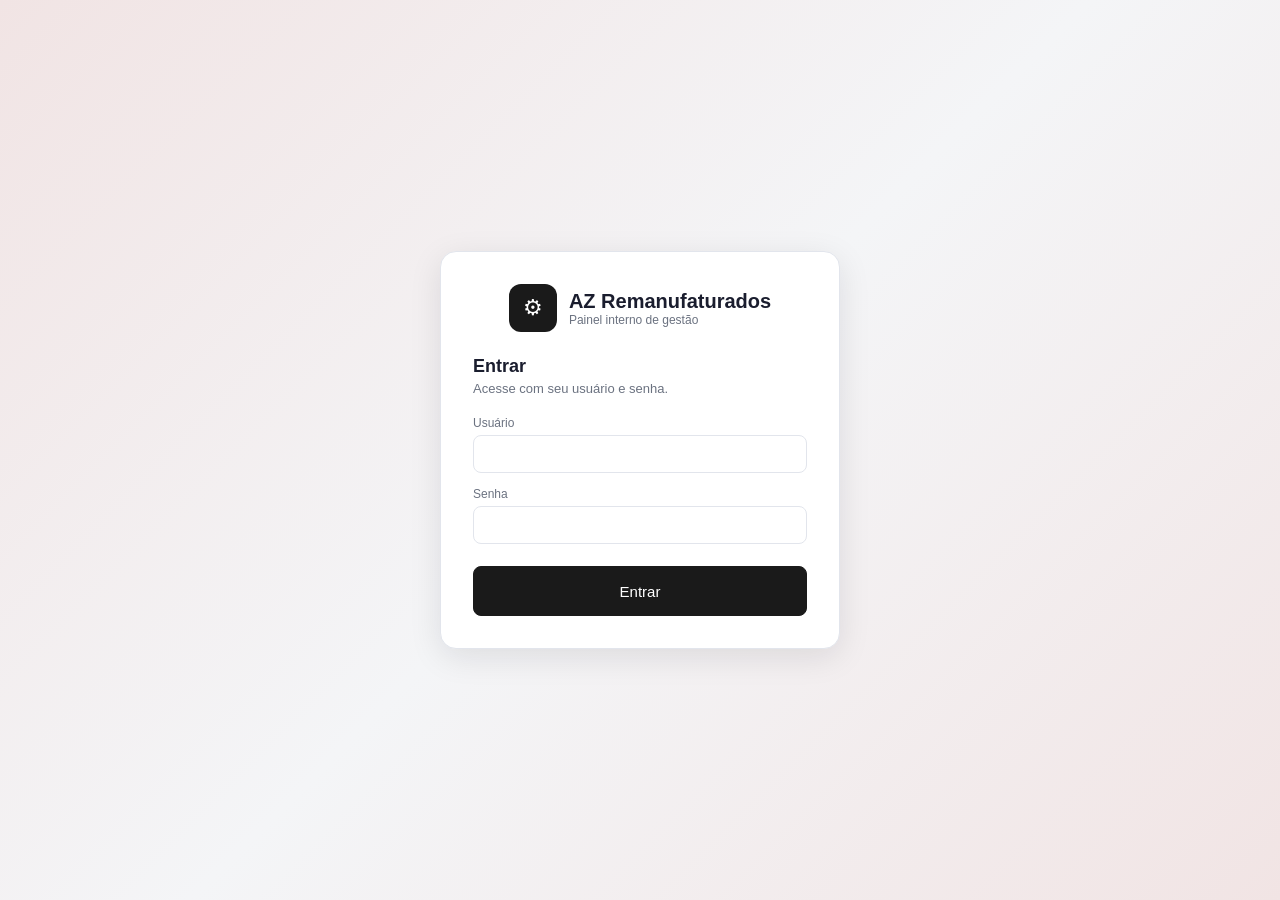
<file: index.html>
<!DOCTYPE html>
<html lang="pt-BR">
<head>
<meta charset="UTF-8" />
<meta http-equiv="Cache-Control" content="no-cache, no-store, must-revalidate" />
<meta http-equiv="Pragma" content="no-cache" />
<meta http-equiv="Expires" content="0" />
<meta name="viewport" content="width=device-width, initial-scale=1.0, maximum-scale=1.0, user-scalable=no" />
<title>AZ Remanufaturados</title>
<link rel="stylesheet" href="/shared/styles.css" />
</head>
<body>

<div class="loading-overlay" id="az-loading"><div class="spinner"></div> Carregando...</div>

<!-- ═══════════════════════════
     TELA DE LOGIN
════════════════════════════ -->
<div id="loginPage" class="login-page">
  <div class="login-card">
    <div class="login-logo">
      <div class="login-logo-icon">⚙</div>
      <div>
        <div class="login-title">AZ Remanufaturados</div>
        <div class="login-sub">Painel interno de gestão</div>
      </div>
    </div>
    <div class="login-form-title">Entrar</div>
    <div class="login-form-sub">Acesse com seu usuário e senha.</div>
    <div id="loginError" class="error-msg"></div>
    <div class="form-field">
      <label class="form-label">Usuário</label>
      <input type="text" id="loginUser" autocomplete="username" />
    </div>
    <div class="form-field">
      <label class="form-label">Senha</label>
      <input type="password" id="loginPassword" autocomplete="current-password" />
    </div>
    <button class="btn btn-primary btn-lg" style="margin-top:8px;background:#1a1a1a;border-color:#1a1a1a" onclick="doLogin()">Entrar</button>
  </div>
</div>

<!-- ═══════════════════════════
     TELA DE SELEÇÃO DE EMPRESA
════════════════════════════ -->
<div id="empresaPage" class="empresa-page" style="display:none">
  <div class="empresa-topbar">
    <button class="empresa-sair" onclick="doLogout()">→ Sair</button>
  </div>

  <div class="empresa-header">
    <div class="empresa-eyebrow">Painel interno de gestão</div>
    <div class="empresa-welcome" id="empresaWelcome">Bem-vindo</div>
    <div class="empresa-title">Selecione a empresa</div>
  </div>

  <div class="empresa-grid" id="empresaGrid"></div>

  <div class="empresa-footer">Você pode trocar de empresa a qualquer momento após entrar</div>
</div>

<!-- ═══════════════════════════
     TELA HOME (SELEÇÃO DE MÓDULOS)
════════════════════════════ -->
<div id="homePage" style="display:none;min-height:100vh;background:#f4f5f7">

  <!-- Topbar -->
  <div style="background:#f4f5f7;border-bottom:1px solid #e2e5ec;padding:10px 20px;display:grid;grid-template-columns:1fr auto 1fr;align-items:center;position:sticky;top:0;z-index:50">
    <div></div>
    <div style="display:flex;align-items:center;justify-self:center">
      <img data-brand-logo-img alt="" style="height:48px;width:auto;display:none" />
    </div>
    <div style="display:flex;align-items:center;gap:4px;justify-self:end">
      <button onclick="trocarEmpresa()" style="background:none;border:none;color:#6b7280;font-size:12px;cursor:pointer;padding:4px 8px">⇄ Trocar empresa</button>
      <button onclick="doLogout()" style="background:none;border:none;color:#6b7280;font-size:12px;cursor:pointer;padding:4px 8px">→ Sair</button>
    </div>
  </div>

  <!-- Conteúdo -->
  <div style="padding:56px 20px 28px;max-width:1100px;margin:0 auto">
    <div id="homeWelcome" style="font-size:13px;color:#6b7280;margin-bottom:4px;text-align:center">Bem-vindo</div>
    <div id="homeTitle" style="font-size:22px;font-weight:700;color:#1a1d2e;margin-bottom:40px;text-align:center">Selecione um módulo</div>

    <!-- Grade de módulos (gerada pelo JS) -->
    <div id="modulosGrid" style="display:grid;grid-template-columns:repeat(auto-fill,minmax(280px,1fr));gap:12px"></div>

    <!-- Rodapé -->
    <div style="margin-top:40px;text-align:center">
      <button onclick="trocarEmpresa()" style="background:#911f21;border:none;color:#fff;font-size:13px;font-weight:600;cursor:pointer;padding:10px 20px;border-radius:10px">⇄ Trocar empresa</button>
    </div>
  </div>
</div>

<script src="/shared/config.js"></script>
<script src="/shared/empresa.js"></script>
<script src="/shared/db.js"></script>
<script src="/shared/auth.js"></script>
<script src="/shared/components.js"></script>
<script>

// ── Login ────────────────────────────────────────────────────
async function doLogin() {
  const usuario = document.getElementById('loginUser').value.trim();
  const senha   = document.getElementById('loginPassword').value;
  const errEl   = document.getElementById('loginError');
  errEl.style.display = 'none';

  if (!usuario || !senha) {
    errEl.textContent = 'Preencha usuário e senha.';
    errEl.style.display = 'block';
    return;
  }

  document.getElementById('az-loading').classList.add('show');
  try {
    await AZ_AUTH.login(usuario, senha);
    afterLogin(usuario);
  } catch(e) {
    errEl.textContent = e.message || 'Usuário ou senha incorretos.';
    errEl.style.display = 'block';
  } finally {
    document.getElementById('az-loading').classList.remove('show');
  }
}

// ── Logout ───────────────────────────────────────────────────
function doLogout() {
  AZ_AUTH.logout();
}

// ── Pós-login: decide entre tela de empresa e a home ──────────
function afterLogin(usuario) {
  if (AZ_EMPRESA.atual()) {
    bootApp();
  } else {
    showEmpresaSelection(usuario);
  }
}

// ── Tela de seleção de empresa ────────────────────────────────
function showEmpresaSelection(usuario) {
  document.getElementById('loginPage').style.display  = 'none';
  document.getElementById('homePage').style.display   = 'none';
  document.getElementById('empresaPage').style.display = 'flex';

  const welcomeEl = document.getElementById('empresaWelcome');
  if (welcomeEl) welcomeEl.textContent = usuario ? `Bem-vindo, ${usuario}` : 'Bem-vindo';

  const grid = document.getElementById('empresaGrid');
  grid.innerHTML = AZ_EMPRESA.listar().map((emp, i) => `
    <div class="empresa-card" style="--accent:${emp.tema.primary};--accent-soft:${emp.tema.primaryLight};--delay:${i * 90}ms"
         onclick="selecionarEmpresa('${emp.id}')" tabindex="0"
         onkeydown="if(event.key==='Enter')selecionarEmpresa('${emp.id}')">
      <div class="empresa-card-icon${emp.logo ? ' has-logo' : ''}">${emp.logo ? `<img src="${emp.logo}" alt="${emp.nome}" />` : emp.icone}</div>
      <div class="empresa-card-nome">${emp.nome}</div>
      <div class="empresa-card-desc">${emp.descricao}</div>
      <div class="empresa-card-cta">Entrar →</div>
    </div>
  `).join('');
}

function selecionarEmpresa(id) {
  AZ_EMPRESA.selecionar(id);
  bootApp();
}

// ── Boot ─────────────────────────────────────────────────────
function bootApp() {
  document.getElementById('loginPage').style.display   = 'none';
  document.getElementById('empresaPage').style.display = 'none';
  document.getElementById('homePage').style.display    = 'block';
  applyEmpresaBranding('Início');
  renderModulosGrid();

  // Fundo da home: fora dos quadrados brancos dos módulos, usa a
  // mesma cor cinza dos outros botões da AZ Pesados (o resto do
  // sistema já é tematizado via CSS var(--primary), mas essa área
  // usa cor fixa então precisa do ajuste manual aqui).
  const emp = AZ_EMPRESA.atual();
  const pageBg = emp.tema.pageBg;
  document.getElementById('homePage').style.background = pageBg || '#f4f5f7';
  document.getElementById('homeWelcome').style.color = pageBg ? 'rgba(255,255,255,0.75)' : '#6b7280';
  document.getElementById('homeTitle').style.color = pageBg ? '#fff' : '#1a1d2e';
}

// ── Renderiza a grade de módulos na home ─────────────────────
// (Ícones SVG de contorno vêm de MODULO_ICON_SVG/moduloIconSvg em shared/components.js)
function renderModulosGrid() {
  const grid = document.getElementById('modulosGrid');

  const modulos = AZ_EMPRESA.atual().modulos;
  grid.innerHTML = modulos.map(m => {
    const ativo = m.ativo;
    return `
      <div
        onclick="${ativo ? `window.location.href='${m.arquivo}'` : ''}"
        style="
          background:#fff;
          border:1px solid #e2e5ec;
          border-radius:16px;
          padding:20px 22px;
          min-height:104px;
          box-sizing:border-box;
          cursor:${ativo ? 'pointer' : 'default'};
          display:flex;
          align-items:center;
          gap:16px;
          box-shadow:0 2px 8px rgba(0,0,0,0.05);
          opacity:${ativo ? '1' : '0.6'};
          transition:box-shadow 0.15s,transform 0.1s;
        "
        ${ativo ? `onmouseenter="this.style.boxShadow='0 4px 16px var(--primary-light)';this.style.transform='translateY(-1px)'"
                   onmouseleave="this.style.boxShadow='0 2px 8px rgba(0,0,0,0.05)';this.style.transform=''"` : ''}
      >
        <div style="width:52px;height:52px;background:#f6f7f9;border:1px solid #e5e7eb;border-radius:14px;display:flex;align-items:center;justify-content:center;flex-shrink:0">
          ${moduloIconSvg(m, { size: 24, stroke: '#1a1d2e' })}
        </div>
        <div style="flex:1;min-width:0">
          <div style="font-weight:700;font-size:16px;color:#1a1d2e;display:flex;align-items:center;gap:8px">
            ${m.nome}
            ${!ativo ? '<span style="font-size:10px;background:#f3f4f6;color:#9ca3af;padding:2px 8px;border-radius:999px;font-weight:500">Em breve</span>' : ''}
          </div>
          <div style="font-size:13px;color:#6b7280;margin-top:3px">${m.descricao}</div>
        </div>
        ${ativo ? '<div style="color:var(--primary);font-size:20px;flex-shrink:0">›</div>' : ''}
      </div>`;
  }).join('');
}

// ── Verificar sessão ao carregar ─────────────────────────────
document.addEventListener('keydown', e => {
  if (e.key === 'Enter' && document.getElementById('loginPage').style.display !== 'none') doLogin();
});

if (AZ_AUTH.isLoggedIn()) {
  afterLogin();
}

</script>
</body>
</html>
</file>
<file: shared/styles.css>
/* ============================================================
   AZ Remanufaturados — Estilos Globais
   Compartilhado por todos os módulos do sistema
   ============================================================ */

/* ── Reset e variáveis ───────────────────────────────────── */

*, *::before, *::after {
  box-sizing: border-box;
  margin: 0;
  padding: 0;
}

:root {
  --bg:               #f4f5f7;
  --surface:          #fff;
  --sidebar:          #1c1c1e;
  --sidebar-fg:       #e8eaf0;
  --sidebar-active:   #911e20;
  --sidebar-hover:    rgba(255,255,255,0.08);
  --primary:          #911e20;
  --primary-light:    #f1e4e4;
  --success:          #22c55e;
  --success-light:    #dcfce7;
  --destructive:      #ef4444;
  --destructive-light:#fee2e2;
  --border:           #e2e5ec;
  --text:             #1a1d2e;
  --muted:            #6b7280;
  --card:             #fff;
  --radius:           8px;
  --input-h:          38px;
}

body {
  font-family: -apple-system, BlinkMacSystemFont, 'Segoe UI', sans-serif;
  font-size: 14px;
  color: var(--text);
  background: var(--bg);
  min-height: 100vh;
  overflow-x: hidden;
}

/* ── Layout principal ────────────────────────────────────── */

.app    { display: flex; min-height: 100%; width: 100%; overflow-x: hidden; }
.main   { flex: 1; min-width: 0; display: flex; flex-direction: column; overflow-y: auto; }
.content { flex: 1; padding: 24px 32px; width: 100%; }

/* ── Sidebar desktop ─────────────────────────────────────── */

.sidebar {
  width: 240px;
  background: var(--sidebar);
  color: var(--sidebar-fg);
  display: flex;
  flex-direction: column;
  padding: 16px;
  flex-shrink: 0;
  min-height: 100vh;
  overflow-y: auto;
}

.sidebar-logo    { display: flex; align-items: center; gap: 10px; padding: 12px 8px 20px; margin-bottom: 8px; }
.logo-icon       { width: 40px; height: 40px; background: var(--sidebar-active); border-radius: 10px; display: flex; align-items: center; justify-content: center; font-size: 18px; flex-shrink: 0; }
.logo-icon.has-logo { background: linear-gradient(165deg, #fdfdfd, #f2f2f4); padding: 6px; }
.logo-icon.has-logo img { width: 100%; height: 100%; object-fit: contain; }
.logo-text       { line-height: 1.2; }
.logo-title      { font-weight: 700; font-size: 15px; }
.logo-sub        { font-size: 11px; opacity: 0.6; }
.sidebar-footer  { margin-top: auto; padding: 12px 0 14px; border-top: 1px solid rgba(255,255,255,0.1); }
.sidebar-user    { font-size: 12px; opacity: 0.7; margin-bottom: 8px; font-weight: 500; }

/* ── Topbar mobile ───────────────────────────────────────── */

.topbar {
  display: none;
  background: var(--sidebar);
  color: var(--sidebar-fg);
  padding: 0 16px;
  height: 52px;
  align-items: center;
  justify-content: space-between;
  position: sticky;
  top: 0;
  z-index: 50;
  box-sizing: border-box;
  width: 100%;
}

.mobile-nav             { background: #fff; color: var(--text); padding: 8px 16px 12px; display: none; border-bottom: 1px solid var(--border); }
.mobile-nav .nav-link   { color: var(--text); }
.mobile-nav .nav-link:hover   { background: var(--bg); }
.mobile-nav .nav-link.active  { background: var(--primary-light); color: var(--primary); }
.mobile-nav.open        { display: block; }

/* ── Nav links ───────────────────────────────────────────── */

.nav-link {
  display: flex; align-items: center; gap: 10px;
  padding: 9px 12px; border-radius: var(--radius);
  cursor: pointer; font-size: 13px;
  color: var(--sidebar-fg); transition: background 0.15s;
  margin-bottom: 2px; border: none; background: none;
  width: 100%; text-align: left;
}
.nav-link:hover   { background: var(--sidebar-hover); }
.nav-link.active  { background: var(--sidebar-active); color: #fff; font-weight: 500; }
.nav-link i       { font-size: 16px; width: 18px; flex-shrink: 0; }

.logout-btn {
  display: flex; align-items: center; gap: 8px;
  font-size: 12px; opacity: 0.7; cursor: pointer;
  background: none; border: none; color: var(--sidebar-fg); padding: 4px 0;
}
.logout-btn:hover { opacity: 1; }

/* ── Páginas ─────────────────────────────────────────────── */

.page         { display: none; }
.page.active  { display: block; }
.page-header  { margin-bottom: 20px; }
.page-title   { font-size: 24px; font-weight: 700; letter-spacing: -0.5px; }
.page-sub     { font-size: 13px; color: var(--muted); margin-top: 2px; }

/* ── Cards ───────────────────────────────────────────────── */

.card         { background: var(--card); border: 1px solid var(--border); border-radius: 12px; }
.card-header  { padding: 16px 20px 12px; display: flex; align-items: center; justify-content: space-between; flex-wrap: wrap; gap: 12px; }
.card-title   { font-size: 15px; font-weight: 600; }
.card-body    { padding: 20px; }
.card-body-p0 { padding: 0; }

/* ── Stat cards ──────────────────────────────────────────── */

.grid2      { display: grid; grid-template-columns: repeat(auto-fit, minmax(140px,1fr)); gap: 12px; margin-bottom: 16px; }
.stat-card  { background: var(--card); border: 1px solid var(--border); border-radius: 12px; padding: 16px; }
.stat-icon  { width: 38px; height: 38px; border-radius: 8px; display: flex; align-items: center; justify-content: center; margin-bottom: 10px; }
.stat-label { font-size: 11px; color: var(--muted); text-transform: uppercase; letter-spacing: 0.3px; }
.stat-val   { font-size: 18px; font-weight: 700; margin-top: 2px; line-height: 1; }
.stat-link  { font-size: 12px; color: var(--primary); cursor: pointer; margin-top: 6px; display: inline-flex; align-items: center; gap: 3px; }

/* ── Botões ──────────────────────────────────────────────── */

.btn {
  display: inline-flex; align-items: center; justify-content: center; gap: 7px;
  padding: 0 14px; height: var(--input-h); border-radius: var(--radius);
  font-size: 13px; font-weight: 500; cursor: pointer;
  border: 1px solid transparent; transition: all 0.15s; white-space: nowrap;
}
.btn-primary      { background: var(--primary); color: #fff; border-color: var(--primary); }
.btn-primary:hover { filter: brightness(1.1); }
.btn-outline      { background: #fff; color: var(--text); border-color: var(--border); }
.btn-outline:hover { background: var(--bg); }
.btn-ghost        { background: transparent; color: var(--muted); border-color: transparent; }
.btn-ghost:hover  { background: var(--bg); color: var(--text); }
.btn-danger-ghost { background: transparent; color: var(--destructive); border-color: transparent; }
.btn-danger-ghost:hover { background: var(--destructive-light); }
.btn-save         { background: #fff; color: var(--text); border-color: var(--border); font-weight: 500; }
.btn-save:hover   { background: var(--bg); }
.btn-sm   { height: 32px; padding: 0 10px; font-size: 12px; }
.btn-lg   { height: 50px; padding: 0 20px; font-size: 15px; width: 100%; justify-content: center; max-width: 100%; }
.btn-icon { width: 32px; height: 32px; padding: 0; flex-shrink: 0; }

.back-btn {
  display: inline-flex; align-items: center; gap: 6px;
  font-size: 13px; font-weight: 500; color: #fff; cursor: pointer;
  margin-bottom: 16px; background: var(--primary);
  border: none; padding: 0 14px; height: 36px; border-radius: var(--radius);
}
.back-btn:hover { filter: brightness(1.1); }

/* ── Badges ──────────────────────────────────────────────── */

.badge      { display: inline-flex; align-items: center; padding: 2px 8px; border-radius: 999px; font-size: 11px; font-weight: 500; background: var(--bg); color: var(--muted); border: 1px solid var(--border); }
.badge-blue { background: var(--primary-light); color: var(--primary); border-color: transparent; }

/* ── Listas / tabelas ────────────────────────────────────── */

.divide-y > * + * { border-top: 1px solid var(--border); }
.item-row         { padding: 14px 20px; display: flex; align-items: flex-start; justify-content: space-between; gap: 12px; }
.item-row:hover   { background: rgba(0,0,0,0.02); }
.item-name        { font-weight: 500; font-size: 14px; }
.item-meta        { font-size: 12px; color: var(--muted); margin-top: 2px; }
.item-meta a      { color: var(--primary); cursor: pointer; }
.item-val         { font-weight: 600; text-align: right; font-size: 14px; }
.item-actions     { display: flex; gap: 4px; margin-top: 4px; justify-content: flex-end; }
.empty-state      { padding: 48px 24px; text-align: center; color: var(--muted); }
.empty-state i    { font-size: 40px; margin-bottom: 10px; display: block; opacity: 0.4; }

.table-wrap { overflow-x: auto; }
table       { width: 100%; border-collapse: collapse; font-size: 13px; min-width: 0; }
thead tr    { border-bottom: 1px solid var(--border); }
th { padding: 10px 16px; text-align: left; font-size: 11px; color: var(--muted); text-transform: uppercase; letter-spacing: 0.3px; font-weight: 500; white-space: nowrap; }
td { padding: 12px 16px; border-bottom: 1px solid var(--border); vertical-align: middle; }
tr:last-child td { border-bottom: none; }
tr:hover td      { background: rgba(0,0,0,0.015); }

.link-primary       { color: var(--primary); cursor: pointer; }
.link-primary:hover { text-decoration: underline; }

/* ── Filtros / barra de busca ────────────────────────────── */

.filter-bar         { display: flex; align-items: center; gap: 10px; margin-bottom: 16px; flex-wrap: wrap; }
.vendas-filter      { display: grid; grid-template-columns: 1fr 160px; gap: 10px; margin-bottom: 16px; align-items: center; }
.flex-row           { display: flex; align-items: center; gap: 10px; flex-wrap: wrap; }

/* ── Inputs e formulários ────────────────────────────────── */

.input-wrap              { position: relative; display: flex; align-items: center; width: 100%; }
.input-wrap .search-icon { position: absolute; left: 11px; top: 50%; transform: translateY(-50%); color: #9ca3af; font-size: 14px; pointer-events: none; z-index: 1; line-height: 1; }
.input-wrap input        { padding-left: 34px; width: 100%; }

input, select, textarea {
  height: var(--input-h);
  border: 1px solid var(--border);
  border-radius: var(--radius);
  padding: 0 12px;
  font-size: 13px;
  color: var(--text);
  caret-color: var(--text);
  color-scheme: light;
  background: #fff;
  width: 100%;
  outline: none;
  font-family: inherit;
  line-height: 1.4;
  vertical-align: middle;
}
input::placeholder { color: #9ca3af; font-size: 13px; font-weight: 400; }
input:focus, select:focus, textarea:focus { border-color: var(--primary); box-shadow: 0 0 0 3px color-mix(in srgb, var(--primary) 10%, transparent); }
textarea { height: auto; padding: 8px 12px; resize: vertical; line-height: 1.5; }
select   { padding: 0 32px 0 12px; appearance: none; -webkit-appearance: none; background-image: url("data:image/svg+xml,%3Csvg xmlns='http://www.w3.org/2000/svg' width='12' height='12' viewBox='0 0 24 24' fill='none' stroke='%236b7280' stroke-width='2.5'%3E%3Cpath d='M6 9l6 6 6-6'/%3E%3C/svg%3E"); background-repeat: no-repeat; background-position: right 10px center; background-size: 12px; text-overflow: ellipsis; }

.form-field      { display: flex; flex-direction: column; gap: 5px; margin-bottom: 14px; }
.form-label      { font-size: 12px; font-weight: 500; color: var(--muted); }
.form-grid2      { display: grid; grid-template-columns: 1fr 1fr; gap: 12px; margin-bottom: 14px; }
.form-grid2 .form-field   { margin-bottom: 0; }
.form-grid-auto  { display: grid; grid-template-columns: 1fr 80px; gap: 12px; margin-bottom: 14px; }
.form-grid-auto .form-field { margin-bottom: 0; }
.form-actions    { display: flex; gap: 8px; justify-content: flex-end; margin-top: 16px; padding-top: 14px; border-top: 1px solid var(--border); }

.toggle-group   { display: flex; height: var(--input-h); border: 1px solid var(--border); border-radius: var(--radius); overflow: hidden; background: #fff; }
.toggle-opt     { flex: 1; display: flex; align-items: center; justify-content: center; font-size: 13px; color: var(--muted); cursor: pointer; transition: all 0.15s; user-select: none; font-weight: 400; border: none; background: none; padding: 0; }
.toggle-opt + .toggle-opt { border-left: 1px solid var(--border); }
.toggle-opt.on  { background: var(--primary-light); color: var(--primary); font-weight: 500; }
.toggle-opt:hover:not(.on) { background: #f9fafb; }

/* ── Modais / Overlays ───────────────────────────────────── */

.overlay      { display: none; position: fixed; inset: 0; background: rgba(0,0,0,0.45); z-index: 100; align-items: flex-start; justify-content: center; padding: 32px 16px; overflow-y: auto; }
.overlay.open { display: flex; }

.modal          { background: #fff; border-radius: 14px; width: 100%; max-width: 480px; box-shadow: 0 20px 60px rgba(0,0,0,0.18); margin: auto; }
.modal-header   { padding: 18px 20px; display: flex; align-items: center; justify-content: space-between; border-bottom: 1px solid var(--border); }
.modal-title    { font-size: 15px; font-weight: 600; color: var(--text); }
.modal-close    { background: none; border: none; cursor: pointer; color: var(--muted); font-size: 18px; display: flex; align-items: center; padding: 2px; }
.modal-close:hover { color: var(--text); }
.modal-body     { padding: 20px; }

.confirm-overlay      { display: none; position: fixed; inset: 0; background: rgba(0,0,0,0.45); z-index: 200; align-items: center; justify-content: center; padding: 16px; }
.confirm-overlay.open { display: flex; }
.confirm-box    { background: #fff; border-radius: 14px; width: 100%; max-width: 380px; padding: 24px; }
.confirm-title  { font-weight: 600; font-size: 15px; margin-bottom: 6px; }
.confirm-desc   { font-size: 13px; color: var(--muted); margin-bottom: 20px; line-height: 1.5; }
.confirm-actions { display: flex; gap: 8px; justify-content: flex-end; }

/* ── Produto picker ──────────────────────────────────────── */

.produto-list     { max-height: 180px; overflow-y: auto; border: 1px solid var(--border); border-radius: var(--radius); background: #fff; }
.produto-option   { padding: 9px 12px; cursor: pointer; border-bottom: 1px solid var(--border); font-size: 13px; line-height: 1.4; }
.produto-option:last-child             { border-bottom: none; }
.produto-option:hover, .produto-option.selected { background: var(--primary-light); }
.produto-selected-preview { background: color-mix(in srgb, var(--primary) 5%, transparent); border: 1px solid var(--primary-light); border-radius: var(--radius); padding: 8px 12px; font-size: 13px; margin-bottom: 8px; line-height: 1.4; }

/* ── Info grid ───────────────────────────────────────────── */

.info-grid  { display: grid; grid-template-columns: 1fr 1fr; gap: 12px; font-size: 13px; }
.info-item  { display: flex; gap: 8px; align-items: flex-start; }
.info-item i { font-size: 15px; color: var(--muted); margin-top: 1px; flex-shrink: 0; }
.info-key   { font-size: 11px; color: var(--muted); margin-bottom: 1px; }
.info-val   { font-weight: 500; font-size: 13px; }

/* ── Toast ───────────────────────────────────────────────── */

.toast {
  position: fixed; bottom: 20px; right: 20px;
  background: #1c1c1e; color: #fff;
  padding: 12px 18px; border-radius: 10px;
  font-size: 13px; z-index: 9999;
  transform: translateY(100px); transition: transform 0.3s;
  max-width: 300px;
}
.toast.show           { transform: translateY(0); }
.toast.success::before { content: '✓ '; color: #22c55e; }
.toast.error::before   { content: '✗ '; color: #ef4444; }

/* ── Loading ─────────────────────────────────────────────── */

.loading-overlay      { display: none; position: fixed; inset: 0; background: rgba(255,255,255,0.8); z-index: 9998; align-items: center; justify-content: center; font-size: 13px; color: var(--muted); gap: 10px; }
.loading-overlay.show { display: flex; }
.spinner { width: 20px; height: 20px; border: 2px solid var(--border); border-top-color: var(--primary); border-radius: 50%; animation: spin 0.6s linear infinite; }
@keyframes spin { to { transform: rotate(360deg); } }

/* ── Login ───────────────────────────────────────────────── */

.login-page      { min-height: 100vh; display: flex; align-items: center; justify-content: center; background: linear-gradient(135deg,#f1e4e4 0%,#f4f5f7 50%,#f1e4e4 100%); padding: 20px; }
.login-card      { background: #fff; border-radius: 16px; padding: 32px; width: 100%; max-width: 400px; box-shadow: 0 8px 32px rgba(20,22,30,0.1); border: 1px solid var(--border); }
.login-logo      { display: flex; align-items: center; gap: 12px; margin-bottom: 24px; justify-content: center; }
.login-logo-icon { width: 48px; height: 48px; background: #1a1a1a; border-radius: 12px; display: flex; align-items: center; justify-content: center; font-size: 22px; color: #fff; }
.login-title     { font-size: 20px; font-weight: 700; }
.login-sub       { font-size: 12px; color: var(--muted); }
.login-form-title { font-size: 18px; font-weight: 600; margin-bottom: 4px; }
.login-form-sub  { font-size: 13px; color: var(--muted); margin-bottom: 20px; }
.error-msg       { background: var(--destructive-light); color: var(--destructive); border-radius: var(--radius); padding: 8px 12px; font-size: 12px; margin-bottom: 12px; display: none; }

/* ── Seleção de empresa ──────────────────────────────────── */

@keyframes empresaFadeUp {
  from { opacity: 0; transform: translateY(14px); }
  to   { opacity: 1; transform: translateY(0); }
}

@keyframes empresaGlowDrift {
  0%, 100% { transform: translate3d(0,0,0) scale(1); }
  50%      { transform: translate3d(2%, -3%, 0) scale(1.06); }
}

.empresa-page {
  min-height: 100vh;
  display: flex;
  flex-direction: column;
  align-items: center;
  justify-content: center;
  padding: 40px 20px;
  background:
    linear-gradient(rgba(10,13,22,0.65), rgba(10,13,22,0.65)),
    url('/assets/images/login-bg.jpg') center / cover no-repeat;
  position: relative;
  overflow: hidden;
}

.empresa-page::before {
  /* Glows suaves de cada marca, com leve movimento */
  content: '';
  position: absolute;
  inset: -10%;
  background:
    radial-gradient(circle at 20% 22%, rgba(145,30,32,0.24), transparent 40%),
    radial-gradient(circle at 82% 78%, rgba(107,114,128,0.20), transparent 40%);
  animation: empresaGlowDrift 16s ease-in-out infinite;
  pointer-events: none;
}

.empresa-page::after {
  /* Grade fina + vinheta para dar profundidade sem poluir */
  content: '';
  position: absolute;
  inset: 0;
  background-image:
    linear-gradient(rgba(255,255,255,0.03) 1px, transparent 1px),
    linear-gradient(90deg, rgba(255,255,255,0.03) 1px, transparent 1px);
  background-size: 46px 46px;
  mask-image: radial-gradient(circle at 50% 38%, #000 0%, transparent 72%);
  pointer-events: none;
}

.empresa-topbar {
  position: absolute;
  top: 26px;
  right: 30px;
  z-index: 2;
}

.empresa-sair {
  background: rgba(255,255,255,0.03);
  border: 1px solid rgba(255,255,255,0.1);
  color: rgba(255,255,255,0.55);
  font-size: 12px;
  font-weight: 500;
  padding: 8px 16px;
  border-radius: 999px;
  cursor: pointer;
  transition: all 0.18s ease;
  letter-spacing: 0.2px;
}
.empresa-sair:hover { color: #fff; border-color: rgba(255,255,255,0.24); background: rgba(255,255,255,0.07); }

.empresa-header {
  position: relative;
  z-index: 1;
  text-align: center;
  margin-bottom: 52px;
  animation: empresaFadeUp 0.6s cubic-bezier(.2,.8,.2,1) both;
}

.empresa-eyebrow {
  font-size: 11px;
  font-weight: 600;
  letter-spacing: 3px;
  text-transform: uppercase;
  color: rgba(255,255,255,0.35);
  margin-bottom: 16px;
}

.empresa-welcome {
  font-size: 13px;
  color: rgba(255,255,255,0.48);
  margin-bottom: 8px;
  font-weight: 400;
}

.empresa-title {
  font-size: 32px;
  font-weight: 700;
  color: #fff;
  letter-spacing: -0.6px;
  background: linear-gradient(180deg, #fff 0%, rgba(255,255,255,0.78) 100%);
  -webkit-background-clip: text;
  background-clip: text;
  -webkit-text-fill-color: transparent;
}

.empresa-grid {
  position: relative;
  z-index: 1;
  display: flex;
  gap: 28px;
  flex-wrap: wrap;
  justify-content: center;
  max-width: 740px;
}

.empresa-card {
  --accent: #911e20;
  --accent-soft: rgba(145,30,32,0.16);
  width: 266px;
  padding: 42px 28px 32px;
  border-radius: 24px;
  background: linear-gradient(165deg, rgba(255,255,255,0.055), rgba(255,255,255,0.015));
  border: 1px solid rgba(255,255,255,0.08);
  backdrop-filter: blur(14px) saturate(140%);
  -webkit-backdrop-filter: blur(14px) saturate(140%);
  cursor: pointer;
  text-align: center;
  transition: transform 0.3s cubic-bezier(.2,.8,.2,1), box-shadow 0.3s ease, border-color 0.3s ease, background 0.3s ease;
  display: flex;
  flex-direction: column;
  align-items: center;
  animation: empresaFadeUp 0.6s cubic-bezier(.2,.8,.2,1) both;
  animation-delay: var(--delay, 0ms);
}

.empresa-card:hover,
.empresa-card:focus-visible {
  transform: translateY(-10px);
  border-color: color-mix(in srgb, var(--accent) 55%, transparent);
  background: linear-gradient(165deg, rgba(255,255,255,0.09), rgba(255,255,255,0.02));
  box-shadow: 0 28px 56px -20px var(--accent-soft), 0 0 0 1px var(--accent-soft), inset 0 1px 0 rgba(255,255,255,0.08);
  outline: none;
}

.empresa-card:active { transform: translateY(-6px) scale(0.99); }

.empresa-card-icon {
  width: 76px;
  height: 76px;
  border-radius: 20px;
  display: flex;
  align-items: center;
  justify-content: center;
  font-size: 32px;
  margin-bottom: 24px;
  background: linear-gradient(165deg, rgba(255,255,255,0.09), rgba(255,255,255,0.03));
  border: 1px solid rgba(255,255,255,0.09);
  box-shadow: 0 16px 32px -14px var(--accent-soft), inset 0 1px 0 rgba(255,255,255,0.07);
  transition: transform 0.3s cubic-bezier(.2,.8,.2,1), border-color 0.3s ease;
  overflow: hidden;
}
.empresa-card:hover .empresa-card-icon { transform: scale(1.06); border-color: color-mix(in srgb, var(--accent) 45%, transparent); }

/* Logos em imagem costumam ser wordmarks (mais largos que altos) e já
   vêm com suas próprias cores — usamos uma superfície clara e mais
   larga em vez do quadrado escuro pensado para os emojis. Tamanho fixo
   (não depende da proporção de cada imagem) para todas ficarem iguais. */
.empresa-card-icon.has-logo {
  width: 140px;
  height: 76px;
  padding: 0 16px;
  background: linear-gradient(165deg, #fdfdfd, #f2f2f4);
  border-color: rgba(255,255,255,0.16);
}

.empresa-card-icon img {
  width: 100%;
  height: 100%;
  object-fit: contain;
  padding: 12px;
}
.empresa-card-icon.has-logo img { padding: 14px 4px; }

.empresa-card-nome {
  font-size: 18px;
  font-weight: 700;
  color: #fff;
  letter-spacing: -0.2px;
  margin-bottom: 7px;
}

.empresa-card-desc {
  font-size: 12.5px;
  color: rgba(255,255,255,0.42);
  line-height: 1.55;
  margin-bottom: 24px;
  min-height: 38px;
}

.empresa-card-cta {
  display: inline-flex;
  align-items: center;
  gap: 6px;
  font-size: 12px;
  font-weight: 600;
  color: var(--accent);
  padding: 9px 20px;
  border-radius: 999px;
  background: var(--accent-soft);
  border: 1px solid transparent;
  transition: gap 0.2s ease, background 0.2s ease, border-color 0.2s ease;
}
.empresa-card:hover .empresa-card-cta {
  gap: 10px;
  border-color: color-mix(in srgb, var(--accent) 35%, transparent);
}

.empresa-footer {
  position: relative;
  z-index: 1;
  margin-top: 44px;
  font-size: 11.5px;
  color: rgba(255,255,255,0.28);
  text-align: center;
  letter-spacing: 0.2px;
  animation: empresaFadeUp 0.6s cubic-bezier(.2,.8,.2,1) both;
  animation-delay: 260ms;
}

@media (prefers-reduced-motion: reduce) {
  .empresa-page::before,
  .empresa-header,
  .empresa-card,
  .empresa-footer { animation: none; }
}

@media (max-width: 480px) {
  .empresa-card { width: 100%; max-width: 300px; }
  .empresa-title { font-size: 25px; }
  .empresa-topbar { top: 18px; right: 18px; }
}

/* ── Responsivo ──────────────────────────────────────────── */

@media (max-width: 768px) {
  .sidebar          { display: none; }
  .topbar           { display: flex; }
  .app              { overflow-x: hidden; width: 100vw; }
  .main             { width: 100vw; overflow-x: hidden; }
  .content          { padding: 12px; width: 100%; overflow-x: hidden; }
  .vendas-filter    { grid-template-columns: 1fr; }
  .form-grid2, .info-grid { grid-template-columns: 1fr; }
  .form-grid-auto   { grid-template-columns: 1fr 70px; }
}

/* Remove setas do input number para centralizar texto */
input[type=number]::-webkit-inner-spin-button,
input[type=number]::-webkit-outer-spin-button { -webkit-appearance: none; margin: 0; }
input[type=number] { -moz-appearance: textfield; }

/* ── Status do orçamento (aprovado/recusado) ─────────────── */
.orc-status-btn {
  width: 26px; height: 26px;
  border-radius: 6px;
  border: 1px solid var(--border, #e5e7eb);
  background: #fff;
  color: #9ca3af;
  font-size: 13px;
  font-weight: 700;
  display: inline-flex;
  align-items: center;
  justify-content: center;
  cursor: pointer;
  transition: all 0.15s ease;
  padding: 0;
  line-height: 1;
}
.orc-status-btn:hover { background: #f3f4f6; }
.orc-status-btn.orc-status-check { color: var(--success); border-color: color-mix(in srgb, var(--success) 45%, transparent); }
.orc-status-btn.orc-status-x     { color: var(--destructive); border-color: color-mix(in srgb, var(--destructive) 45%, transparent); }
.orc-status-btn.is-aprovado {
  background: var(--success-light);
  border-color: var(--success);
  color: var(--success);
}
.orc-status-btn.is-recusado {
  background: var(--destructive-light);
  border-color: var(--destructive);
  color: var(--destructive);
}
</file>
